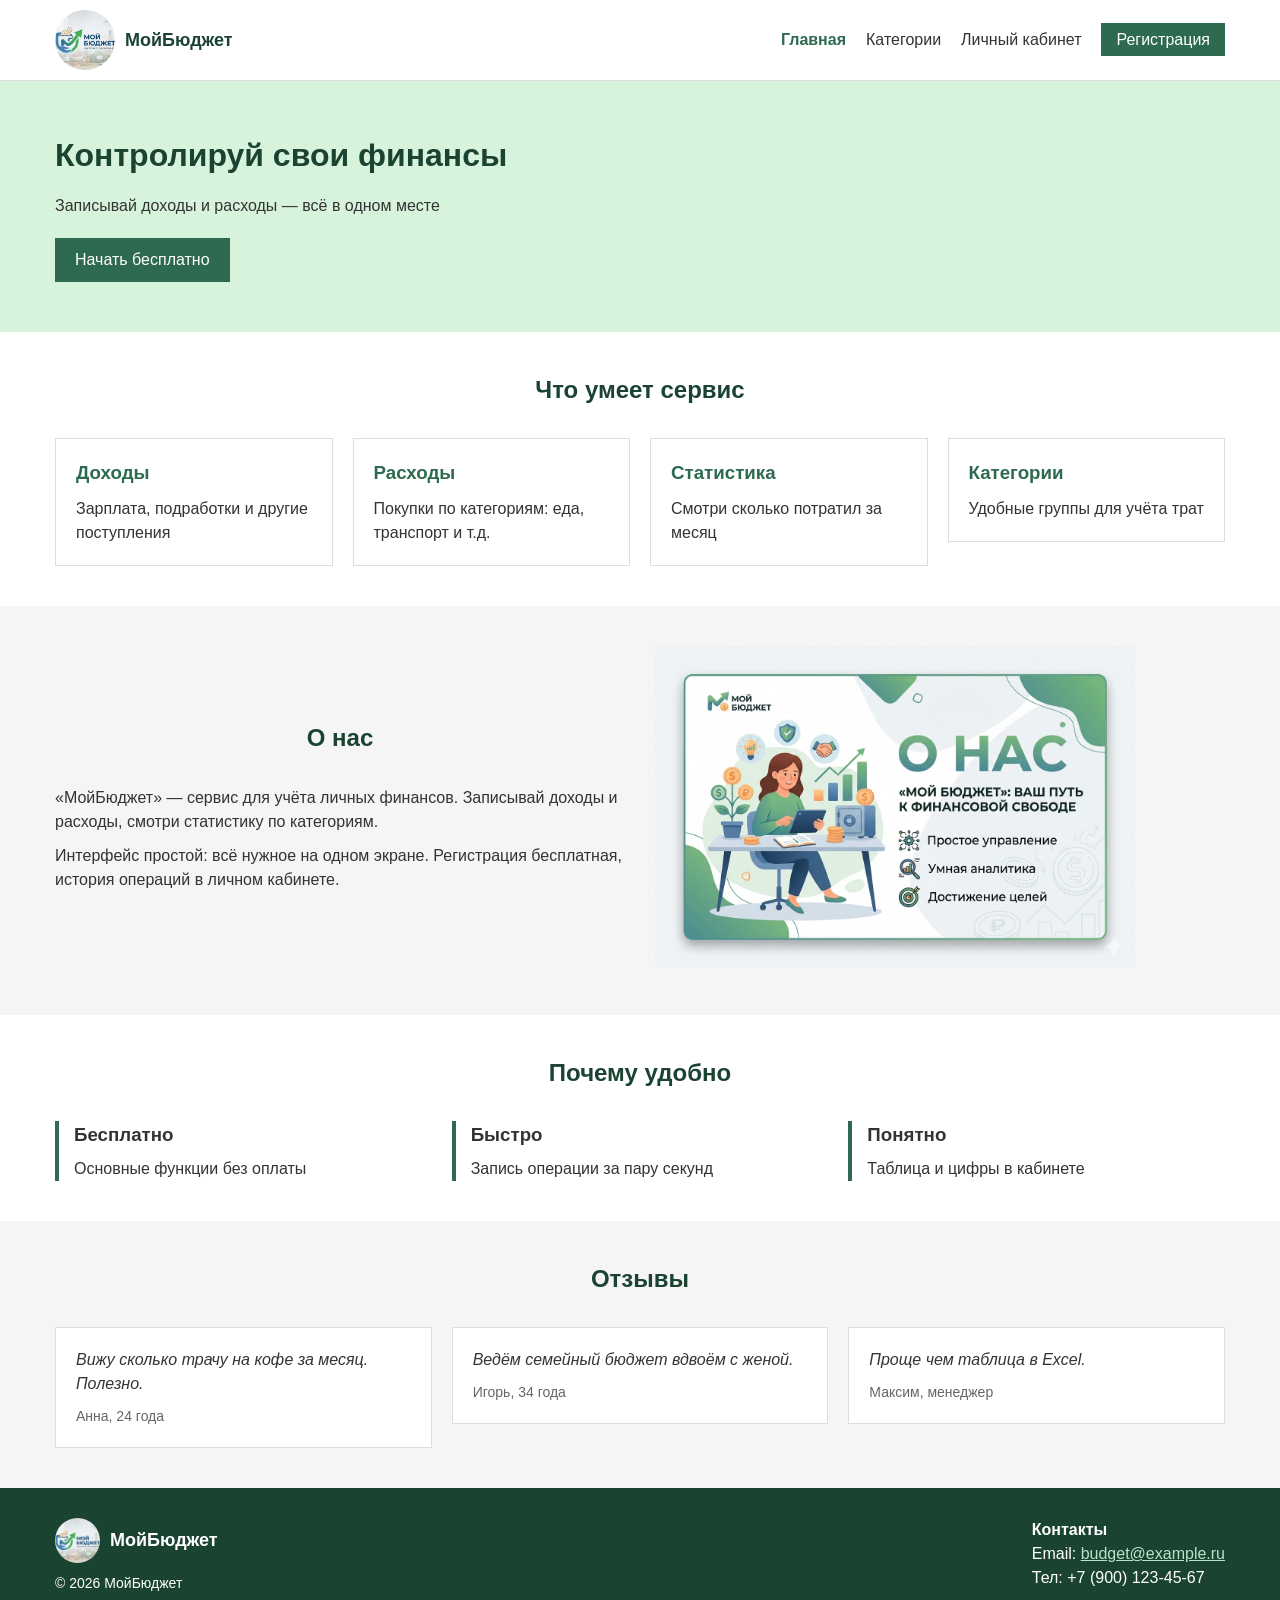
<file: index.html>
<!DOCTYPE html>
<html lang="ru">
<head>
  <meta charset="UTF-8">
  <meta name="viewport" content="width=device-width, initial-scale=1.0">
  <title>МойБюджет — учёт доходов и расходов</title>
  <link rel="stylesheet" href="css/style.css">
</head>
<body class="page page--index">

  <header class="header">
    <div class="header__inner container">
      <a href="index.html" class="header__logo logo">
        <img src="images/cat-logo.jpg" alt="МойБюджет" class="logo__img">
        <span class="logo__text">МойБюджет</span>
      </a>

      <button class="header__burger burger" type="button" id="burger">
        <span class="burger__line"></span>
        <span class="burger__line"></span>
        <span class="burger__line"></span>
      </button>

      <nav class="header__nav nav">
        <ul class="nav__list">
          <li class="nav__item"><a href="index.html" class="nav__link nav__link--active">Главная</a></li>
          <li class="nav__item"><a href="products.html" class="nav__link">Категории</a></li>
          <li class="nav__item"><a href="account.html" class="nav__link">Личный кабинет</a></li>
          <li class="nav__item"><a href="registration.html" class="nav__link nav__link--btn">Регистрация</a></li>
        </ul>
      </nav>
    </div>
  </header>

  <main class="main">

    <section class="baner">
      <div class="container baner__blok">
        <h1 class="baner__zagolovok">Контролируй свои финансы</h1>
        <p class="baner__tekst">Записывай доходы и расходы — всё в одном месте</p>
        <a href="registration.html" class="baner__ssylka btn btn--primary">Начать бесплатно</a>
      </div>
    </section>

    <section class="features section">
      <div class="container">
        <h2 class="section__title">Что умеет сервис</h2>
        <ul class="features__list">
          <li class="features__item feature-card">
            <h3 class="feature-card__title">Доходы</h3>
            <p class="feature-card__text">Зарплата, подработки и другие поступления</p>
          </li>
          <li class="features__item feature-card">
            <h3 class="feature-card__title">Расходы</h3>
            <p class="feature-card__text">Покупки по категориям: еда, транспорт и т.д.</p>
          </li>
          <li class="features__item feature-card">
            <h3 class="feature-card__title">Статистика</h3>
            <p class="feature-card__text">Смотри сколько потратил за месяц</p>
          </li>
          <li class="features__item feature-card">
            <h3 class="feature-card__title">Категории</h3>
            <p class="feature-card__text">Удобные группы для учёта трат</p>
          </li>
        </ul>
      </div>
    </section>

    <section class="about section section--gray">
      <div class="container about__inner">
        <div class="about__text">
          <h2 class="section__title">О нас</h2>
          <p>«МойБюджет» — сервис для учёта личных финансов. Записывай доходы и расходы, смотри статистику по категориям.</p>
          <p>Интерфейс простой: всё нужное на одном экране. Регистрация бесплатная, история операций в личном кабинете.</p>
        </div>
        <div class="about__img">
          <img src="images/about.jpg" alt="Учёт бюджета" width="480" height="320">
        </div>
      </div>
    </section>

    <section class="preimu section">
      <div class="container">
        <h2 class="section__title">Почему удобно</h2>
        <ul class="preimu__spisok">
          <li class="preimu__element">
            <h3 class="preimu__nazvanie">Бесплатно</h3>
            <p class="preimu__tekst">Основные функции без оплаты</p>
          </li>
          <li class="preimu__element">
            <h3 class="preimu__nazvanie">Быстро</h3>
            <p class="preimu__tekst">Запись операции за пару секунд</p>
          </li>
          <li class="preimu__element">
            <h3 class="preimu__nazvanie">Понятно</h3>
            <p class="preimu__tekst">Таблица и цифры в кабинете</p>
          </li>
        </ul>
      </div>
    </section>

    <section class="reviews section section--gray">
      <div class="container">
        <h2 class="section__title">Отзывы</h2>
        <ul class="reviews__list">
          <li class="reviews__item review">
            <p class="review__text">Вижу сколько трачу на кофе за месяц. Полезно.</p>
            <p class="review__author">Анна, 24 года</p>
          </li>
          <li class="reviews__item review">
            <p class="review__text">Ведём семейный бюджет вдвоём с женой.</p>
            <p class="review__author">Игорь, 34 года</p>
          </li>
          <li class="reviews__item review">
            <p class="review__text">Проще чем таблица в Excel.</p>
            <p class="review__author">Максим, менеджер</p>
          </li>
        </ul>
      </div>
    </section>

  </main>

  <footer class="footer">
    <div class="footer__inner container">
      <div class="footer__col">
        <a href="index.html" class="footer__logo logo">
          <img src="images/cat-logo.jpg" alt="МойБюджет" class="logo__img logo__img--footer">
          <span class="logo__text">МойБюджет</span>
        </a>
        <p class="footer__copy">© 2026 МойБюджет</p>
      </div>
      <div class="footer__col">
        <h4 class="footer__title">Контакты</h4>
        <p>Email: <a href="mailto:budget@example.ru" class="footer__link">budget@example.ru</a></p>
        <p>Тел: +7 (900) 123-45-67</p>
      </div>
    </div>
  </footer>

  <script src="js/main.js"></script>
</body>
</html>
</file>
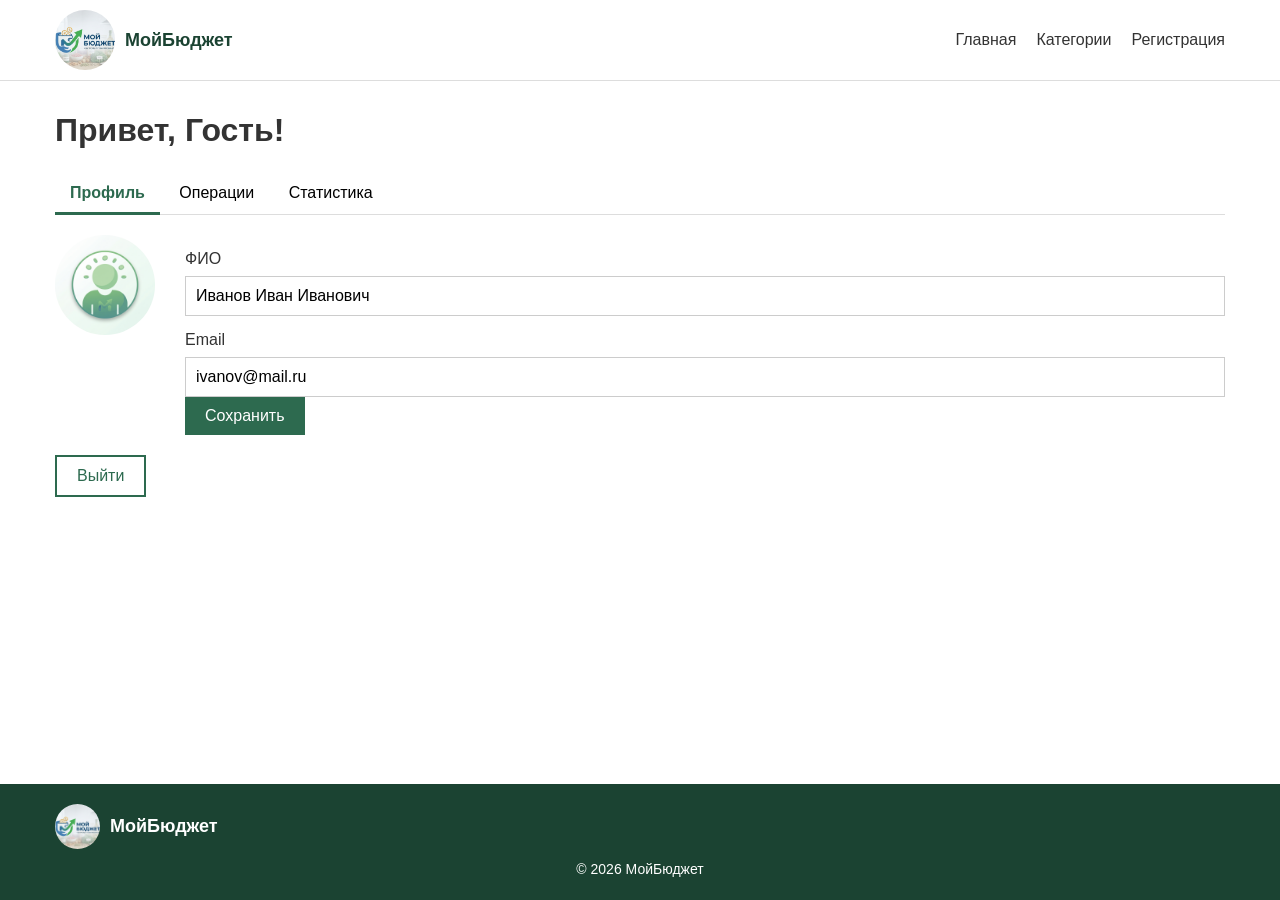
<file: account.html>
<!DOCTYPE html>
<html lang="ru">
<head>
  <meta charset="UTF-8">
  <meta name="viewport" content="width=device-width, initial-scale=1.0">
  <title>Личный кабинет — МойБюджет</title>
  <link rel="stylesheet" href="css/style.css">
</head>
<body class="page page--account">

  <header class="header">
    <div class="header__inner container">
      <a href="index.html" class="header__logo logo">
        <img src="images/cat-logo.jpg" alt="МойБюджет" class="logo__img">
        <span class="logo__text">МойБюджет</span>
      </a>
      <button class="header__burger burger" type="button" id="burger">
        <span class="burger__line"></span>
        <span class="burger__line"></span>
        <span class="burger__line"></span>
      </button>
      <nav class="header__nav nav">
        <ul class="nav__list">
          <li class="nav__item"><a href="index.html" class="nav__link">Главная</a></li>
          <li class="nav__item"><a href="products.html" class="nav__link">Категории</a></li>
          <li class="nav__item"><a href="registration.html" class="nav__link">Регистрация</a></li>
        </ul>
      </nav>
    </div>
  </header>

  <main class="main">
    <div class="container account">
      <h1 class="account__welcome">Привет, <span id="user-name">Гость</span>!</h1>

      <div class="account__tabs tabs">
        <button type="button" class="tabs__btn tabs__btn--active" data-tab="profile">Профиль</button>
        <button type="button" class="tabs__btn" data-tab="history">Операции</button>
        <button type="button" class="tabs__btn" data-tab="stats">Статистика</button>
      </div>

      <section class="tabs__panel tabs__panel--active" id="tab-profile">
        <div class="account__profile profile">
          <img src="images/avatar-default.jpg" alt="Аватар" class="profile__avatar" id="avatar-img" width="100" height="100">
          <form class="profile__form form" id="profile-form">
            <label class="form__label">ФИО</label>
            <input class="form__input" type="text" id="fio" value="Иванов Иван Иванович">
            <label class="form__label">Email</label>
            <input class="form__input" type="email" id="profile-email" value="ivanov@mail.ru">
            <button type="submit" class="btn btn--primary">Сохранить</button>
          </form>
        </div>
      </section>

      <section class="tabs__panel" id="tab-history" hidden>
        <form class="form form--operation" id="operation-form">
          <h3>Новая операция</h3>
          <label class="form__label">Тип</label>
          <select class="form__input" id="op-type">
            <option value="income">Доход</option>
            <option value="expense">Расход</option>
          </select>
          <label class="form__label">Категория</label>
          <input class="form__input" type="text" id="op-category">
          <label class="form__label">Сумма</label>
          <input class="form__input" type="number" id="op-sum" min="1">
          <button type="submit" class="btn btn--primary">Добавить</button>
        </form>

        <table class="account__table operations-table">
          <thead>
            <tr>
              <th>Дата</th>
              <th>Тип</th>
              <th>Категория</th>
              <th>Сумма</th>
            </tr>
          </thead>
          <tbody id="operations-body">
            <tr>
              <td>18.05.2026</td>
              <td class="operations-table__income">Доход</td>
              <td>Зарплата</td>
              <td>45000 руб.</td>
            </tr>
            <tr>
              <td>17.05.2026</td>
              <td class="operations-table__expense">Расход</td>
              <td>Продукты</td>
              <td>2340 руб.</td>
            </tr>
          </tbody>
        </table>
      </section>

      <section class="tabs__panel" id="tab-stats" hidden>
        <ul class="stats">
          <li class="stats__item">Доходы за месяц: <strong>45 000 руб.</strong></li>
          <li class="stats__item">Расходы за месяц: <strong>12 450 руб.</strong></li>
          <li class="stats__item">Остаток: <strong>32 550 руб.</strong></li>
        </ul>
      </section>

      <button type="button" class="btn btn--outline account__logout" id="btn-logout">Выйти</button>
    </div>
  </main>

  <footer class="footer footer--mini">
    <div class="container footer--mini__inner">
      <a href="index.html" class="footer__logo logo">
        <img src="images/cat-logo.jpg" alt="" class="logo__img logo__img--footer">
        <span class="logo__text">МойБюджет</span>
      </a>
      <p class="footer__copy">© 2026 МойБюджет</p>
    </div>
  </footer>

  <script src="js/main.js"></script>
  <script src="js/account.js"></script>
</body>
</html>
</file>
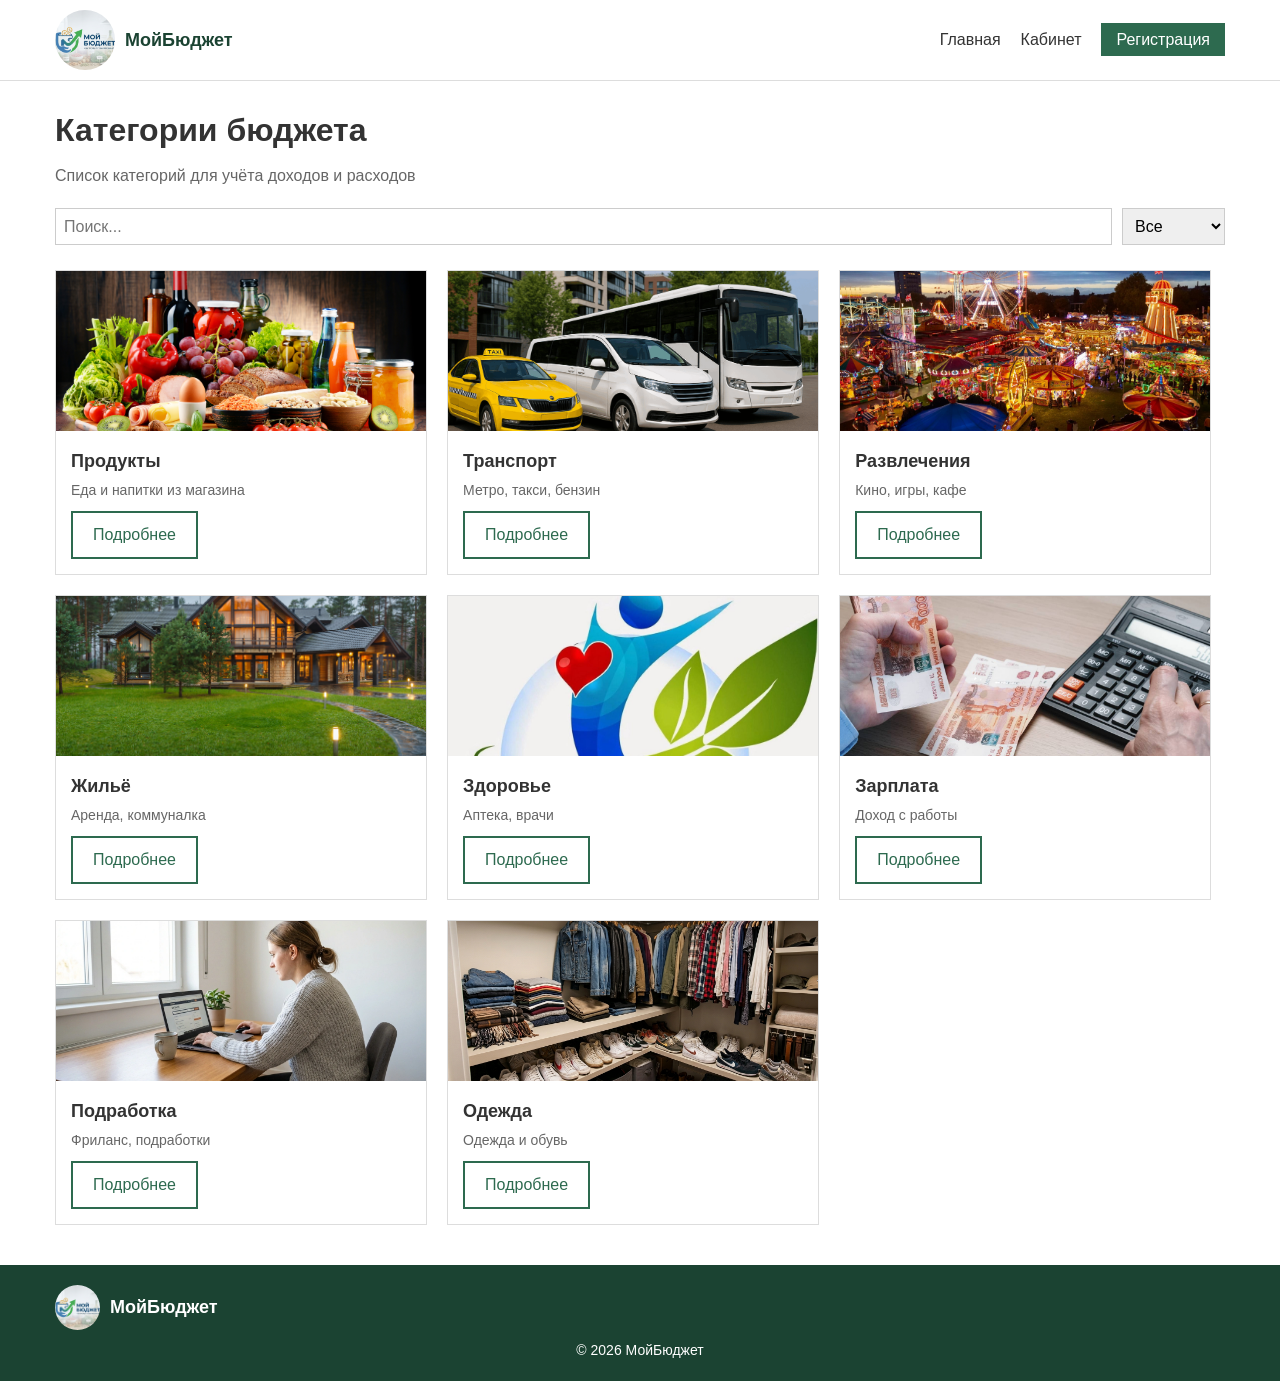
<file: products.html>
<!DOCTYPE html>
<html lang="ru">
<head>
  <meta charset="UTF-8">
  <meta name="viewport" content="width=device-width, initial-scale=1.0">
  <title>Категории — МойБюджет</title>
  <link rel="stylesheet" href="css/style.css">
</head>
<body class="page page--products">

  <header class="header">
    <div class="header__inner container">
      <a href="index.html" class="header__logo logo">
        <img src="images/cat-logo.jpg" alt="МойБюджет" class="logo__img">
        <span class="logo__text">МойБюджет</span>
      </a>
      <button class="header__burger burger" type="button" id="burger">
        <span class="burger__line"></span>
        <span class="burger__line"></span>
        <span class="burger__line"></span>
      </button>
      <nav class="header__nav nav">
        <ul class="nav__list">
          <li class="nav__item"><a href="index.html" class="nav__link">Главная</a></li>
          <li class="nav__item"><a href="account.html" class="nav__link">Кабинет</a></li>
          <li class="nav__item"><a href="registration.html" class="nav__link nav__link--btn">Регистрация</a></li>
        </ul>
      </nav>
    </div>
  </header>

  <main class="main">
    <div class="container">
      <h1 class="page-title">Категории бюджета</h1>
      <p class="page-desc">Список категорий для учёта доходов и расходов</p>

      <div class="catalog__filter filter">
        <input type="text" id="search-categories" class="filter__search" placeholder="Поиск...">
        <select id="filter-type" class="filter__select">
          <option value="all">Все</option>
          <option value="expense">Расходы</option>
          <option value="income">Доходы</option>
        </select>
      </div>

      <ul class="catalog__list" id="categories-grid">
        <li class="catalog__item product-card" data-type="expense" data-name="продукты">
          <img class="product-card__img" src="images/cat-food.jpg" alt="Продукты">
          <h2 class="product-card__title">Продукты</h2>
          <p class="product-card__desc">Еда и напитки из магазина</p>
          <a href="account.html" class="product-card__link btn btn--outline">Подробнее</a>
        </li>
        <li class="catalog__item product-card" data-type="expense" data-name="транспорт">
          <img class="product-card__img" src="images/cat-transport.jpg" alt="Транспорт">
          <h2 class="product-card__title">Транспорт</h2>
          <p class="product-card__desc">Метро, такси, бензин</p>
          <a href="account.html" class="product-card__link btn btn--outline">Подробнее</a>
        </li>
        <li class="catalog__item product-card" data-type="expense" data-name="развлечения">
          <img class="product-card__img" src="images/cat-fun.jpg" alt="Развлечения">
          <h2 class="product-card__title">Развлечения</h2>
          <p class="product-card__desc">Кино, игры, кафе</p>
          <a href="account.html" class="product-card__link btn btn--outline">Подробнее</a>
        </li>
        <li class="catalog__item product-card" data-type="expense" data-name="жильё">
          <img class="product-card__img" src="images/cat-home.jpg" alt="Жильё">
          <h2 class="product-card__title">Жильё</h2>
          <p class="product-card__desc">Аренда, коммуналка</p>
          <a href="account.html" class="product-card__link btn btn--outline">Подробнее</a>
        </li>
        <li class="catalog__item product-card" data-type="expense" data-name="здоровье">
          <img class="product-card__img" src="images/cat-health.jpg" alt="Здоровье">
          <h2 class="product-card__title">Здоровье</h2>
          <p class="product-card__desc">Аптека, врачи</p>
          <a href="account.html" class="product-card__link btn btn--outline">Подробнее</a>
        </li>
        <li class="catalog__item product-card" data-type="income" data-name="зарплата">
          <img class="product-card__img" src="images/cat-salary.jpg" alt="Зарплата">
          <h2 class="product-card__title">Зарплата</h2>
          <p class="product-card__desc">Доход с работы</p>
          <a href="account.html" class="product-card__link btn btn--outline">Подробнее</a>
        </li>
        <li class="catalog__item product-card" data-type="income" data-name="подработка">
          <img class="product-card__img" src="images/cat-extra.jpg" alt="Подработка">
          <h2 class="product-card__title">Подработка</h2>
          <p class="product-card__desc">Фриланс, подработки</p>
          <a href="account.html" class="product-card__link btn btn--outline">Подробнее</a>
        </li>
        <li class="catalog__item product-card" data-type="expense" data-name="одежда">
          <img class="product-card__img" src="images/cat-clothes.jpg" alt="Одежда">
          <h2 class="product-card__title">Одежда</h2>
          <p class="product-card__desc">Одежда и обувь</p>
          <a href="account.html" class="product-card__link btn btn--outline">Подробнее</a>
        </li>
      </ul>
    </div>
  </main>

  <footer class="footer footer--mini">
    <div class="container footer--mini__inner">
      <a href="index.html" class="footer__logo logo">
        <img src="images/cat-logo.jpg" alt="" class="logo__img logo__img--footer">
        <span class="logo__text">МойБюджет</span>
      </a>
      <p class="footer__copy">© 2026 МойБюджет</p>
    </div>
  </footer>

  <script src="js/main.js"></script>
  <script src="js/products.js"></script>
</body>
</html>
</file>
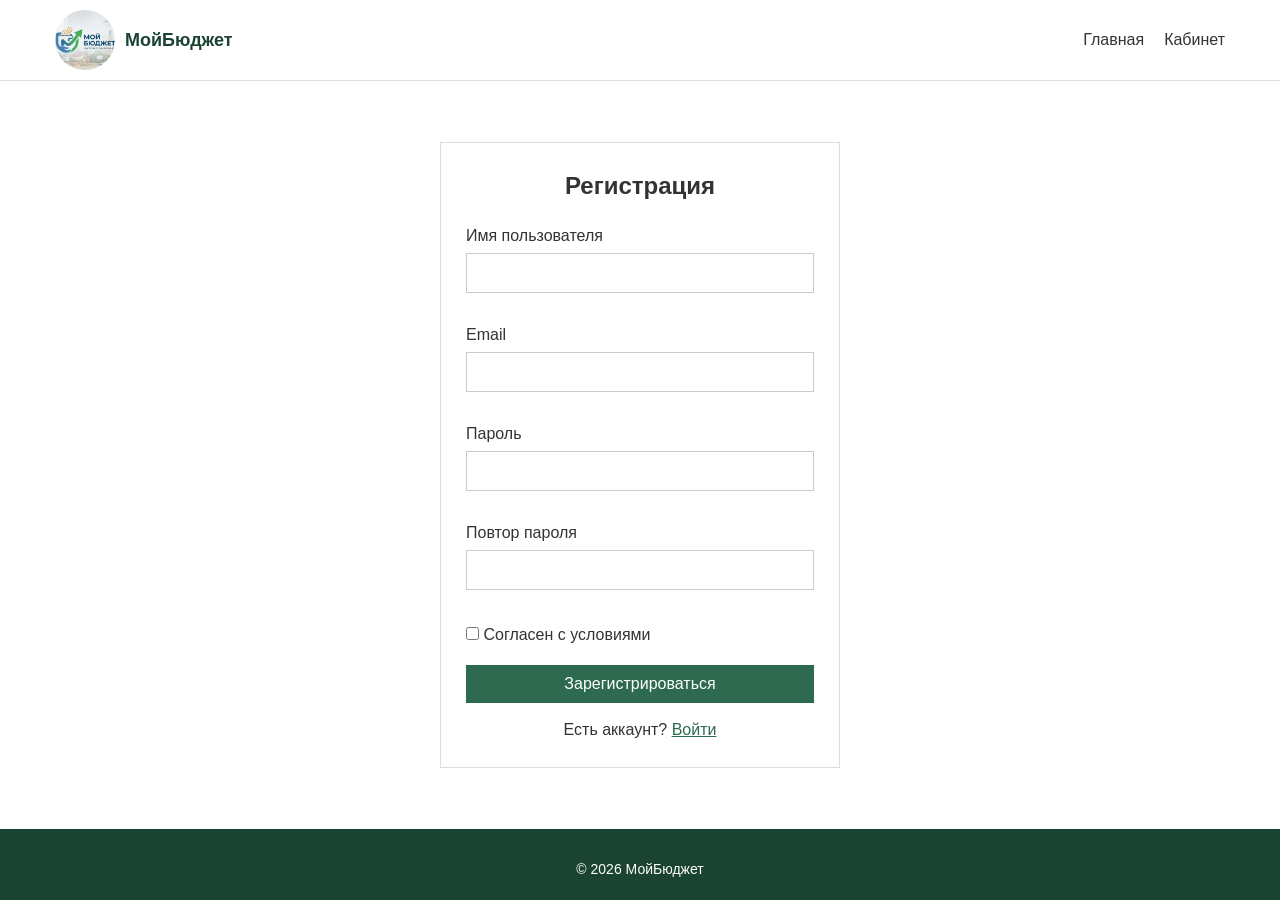
<file: registration.html>
<!DOCTYPE html>
<html lang="ru">
<head>
  <meta charset="UTF-8">
  <meta name="viewport" content="width=device-width, initial-scale=1.0">
  <title>Регистрация — МойБюджет</title>
  <link rel="stylesheet" href="css/style.css">
</head>
<body class="page page--registration">

  <header class="header">
    <div class="header__inner container">
      <a href="index.html" class="header__logo logo">
        <img src="images/cat-logo.jpg" alt="МойБюджет" class="logo__img">
        <span class="logo__text">МойБюджет</span>
      </a>
      <button class="header__burger burger" type="button" id="burger">
        <span class="burger__line"></span>
        <span class="burger__line"></span>
        <span class="burger__line"></span>
      </button>
      <nav class="header__nav nav">
        <ul class="nav__list">
          <li class="nav__item"><a href="index.html" class="nav__link">Главная</a></li>
          <li class="nav__item"><a href="account.html" class="nav__link">Кабинет</a></li>
        </ul>
      </nav>
    </div>
  </header>

  <main class="main main--center">
    <section class="auth">
      <div class="auth__box">
        <h1 class="auth__title">Регистрация</h1>

        <form class="auth__form form" id="reg-form">
          <label class="form__label" for="username">Имя пользователя</label>
          <input class="form__input" type="text" id="username">
          <span class="form__error" id="err-username"></span>

          <label class="form__label" for="email">Email</label>
          <input class="form__input" type="email" id="email">
          <span class="form__error" id="err-email"></span>

          <label class="form__label" for="password">Пароль</label>
          <input class="form__input" type="password" id="password">
          <span class="form__error" id="err-password"></span>

          <label class="form__label" for="password2">Повтор пароля</label>
          <input class="form__input" type="password" id="password2">
          <span class="form__error" id="err-password2"></span>

          <label class="form__checkbox">
            <input type="checkbox" id="agree">
            Согласен с условиями
          </label>
          <span class="form__error" id="err-agree"></span>

          <button type="submit" class="btn btn--primary btn--block">Зарегистрироваться</button>
        </form>

        <p class="auth__footer">Есть аккаунт? <a href="account.html">Войти</a></p>
      </div>
    </section>
  </main>

  <footer class="footer footer--mini">
    <div class="container footer--mini__inner">
      <p class="footer__copy">© 2026 МойБюджет</p>
    </div>
  </footer>

  <script src="js/main.js"></script>
  <script src="js/registration.js"></script>
</body>
</html>
</file>
<file: css/style.css>
/* стили сайта МойБюджет */

* {
  margin: 0;
  padding: 0;
  box-sizing: border-box;
}

body {
  font-family: Arial, sans-serif;
  font-size: 16px;
  color: #333;
  line-height: 1.5;
  min-height: 100vh;
  display: flex;
  flex-direction: column;
}

a {
  color: #2d6a4f;
}

img {
  max-width: 100%;
  height: auto;
}

.container {
  width: 1200px;
  max-width: 100%;
  margin: 0 auto;
  padding: 0 15px;
}

.main {
  flex: 1;
}

/* header */
.header {
  background: #fff;
  border-bottom: 1px solid #ddd;
  position: relative;
}

.header__inner {
  display: flex;
  align-items: center;
  justify-content: space-between;
  padding: 10px 15px;
  min-height: 80px;
}

.logo {
  display: flex;
  align-items: center;
  gap: 10px;
  text-decoration: none;
  color: #1b4332;
  font-weight: bold;
  font-size: 18px;
}

.logo__img {
  width: 60px;
  height: 60px;
  border-radius: 50%;
  object-fit: cover;
}

.logo__img--footer {
  width: 45px;
  height: 45px;
}

.header__burger {
  display: none;
}

.burger {
  flex-direction: column;
  gap: 5px;
  background: none;
  border: none;
  cursor: pointer;
  padding: 5px;
}

.burger__line {
  display: block;
  width: 25px;
  height: 3px;
  background: #333;
}

.nav__list {
  list-style: none;
  display: flex;
  gap: 20px;
}

.nav__link {
  text-decoration: none;
  color: #333;
}

.nav__link--active {
  color: #2d6a4f;
  font-weight: bold;
}

.nav__link--btn {
  background: #2d6a4f;
  color: #fff;
  padding: 8px 15px;
}

/* кнопки */
.btn {
  display: inline-block;
  padding: 10px 20px;
  background: #2d6a4f;
  color: #fff;
  text-decoration: none;
  border: none;
  cursor: pointer;
  font-size: 16px;
}

.btn--primary {
  background: #2d6a4f;
  color: #fff;
}

.btn--outline {
  background: #fff;
  color: #2d6a4f;
  border: 2px solid #2d6a4f;
}

.btn--block {
  width: 100%;
}

/* баннер */
.baner {
  background: #d8f3dc;
  padding: 50px 0;
}

.baner__zagolovok {
  font-size: 32px;
  color: #1b4332;
  margin-bottom: 15px;
}

.baner__tekst {
  margin-bottom: 20px;
}

/* секции */
.section {
  padding: 40px 0;
}

.section--gray {
  background: #f5f5f5;
}

.section__title {
  text-align: center;
  margin-bottom: 30px;
  color: #1b4332;
}

/* features */
.features__list {
  list-style: none;
  display: flex;
  flex-wrap: wrap;
  gap: 20px;
}

.features__item {
  flex: 1;
  min-width: 200px;
}

.feature-card {
  background: #fff;
  border: 1px solid #ddd;
  padding: 20px;
  height: 100%;
}

.feature-card__title {
  margin-bottom: 10px;
  color: #2d6a4f;
}

/* about */
.about__inner {
  display: flex;
  gap: 30px;
  align-items: center;
}

.about__text {
  flex: 1;
}

.about__text p {
  margin-bottom: 10px;
}

.about__img {
  flex: 1;
}

/* преимущества */
.preimu__spisok {
  list-style: none;
  display: flex;
  gap: 20px;
}

.preimu__element {
  flex: 1;
  border-left: 4px solid #2d6a4f;
  padding-left: 15px;
}

.preimu__nazvanie {
  margin-bottom: 8px;
}

/* reviews */
.reviews__list {
  list-style: none;
  display: flex;
  gap: 20px;
}

.reviews__item {
  flex: 1;
}

.review {
  background: #fff;
  border: 1px solid #ddd;
  padding: 20px;
  height: 100%;
}

.review__text {
  margin-bottom: 10px;
  font-style: italic;
}

.review__author {
  color: #666;
  font-size: 14px;
}

/* footer */
.footer {
  background: #1b4332;
  color: #fff;
  padding: 30px 0;
  margin-top: auto;
}

.footer a {
  color: #b7e4c7;
}

.footer__inner {
  display: flex;
  justify-content: space-between;
  flex-wrap: wrap;
  gap: 20px;
}

.footer .logo {
  color: #fff;
}

.footer__copy {
  margin-top: 10px;
  font-size: 14px;
}

.footer--mini {
  padding: 20px 0;
}

.footer--mini__inner {
  text-align: center;
}

/* form */
.form__label {
  display: block;
  margin-bottom: 5px;
  margin-top: 12px;
}

.form__input {
  width: 100%;
  padding: 10px;
  border: 1px solid #ccc;
  font-size: 16px;
}

.form__error {
  color: red;
  font-size: 13px;
  display: block;
  min-height: 18px;
}

.form__checkbox {
  display: block;
  margin-top: 15px;
}

/* регистрация */
.main--center {
  display: flex;
  align-items: center;
  justify-content: center;
}

.auth {
  width: 100%;
  padding: 30px 15px;
}

.auth__box {
  max-width: 400px;
  margin: 0 auto;
  background: #fff;
  border: 1px solid #ddd;
  padding: 25px;
}

.auth__title {
  text-align: center;
  margin-bottom: 20px;
}

.auth__footer {
  text-align: center;
  margin-top: 15px;
}

/* каталог */
.page-title {
  margin: 25px 0 10px;
}

.page-desc {
  color: #666;
  margin-bottom: 20px;
}

.filter {
  margin-bottom: 25px;
  display: flex;
  gap: 10px;
  flex-wrap: wrap;
}

.filter__search,
.filter__select {
  padding: 8px;
  border: 1px solid #ccc;
  font-size: 16px;
}

.filter__search {
  flex: 1;
  min-width: 150px;
}

.catalog__list {
  list-style: none;
  display: flex;
  flex-wrap: wrap;
  gap: 20px;
  margin-bottom: 40px;
}

.catalog__item {
  width: calc(33% - 14px);
}

.product-card {
  border: 1px solid #ddd;
  padding-bottom: 15px;
  list-style: none;
}

.product-card__img {
  width: 100%;
  height: 160px;
  object-fit: cover;
}

.product-card__title {
  padding: 10px 15px 5px;
  font-size: 18px;
}

.product-card__desc {
  padding: 0 15px 10px;
  font-size: 14px;
  color: #666;
}

.product-card__link {
  margin-left: 15px;
}

/* кабинет */
.account__welcome {
  margin: 25px 0 20px;
}

.tabs {
  margin-bottom: 20px;
  border-bottom: 1px solid #ddd;
}

.tabs__btn {
  padding: 10px 15px;
  background: none;
  border: none;
  border-bottom: 3px solid transparent;
  cursor: pointer;
  font-size: 16px;
  margin-bottom: -1px;
}

.tabs__btn--active {
  border-bottom-color: #2d6a4f;
  color: #2d6a4f;
  font-weight: bold;
}

.tabs__panel {
  margin-bottom: 20px;
}

.profile {
  display: flex;
  gap: 30px;
  flex-wrap: wrap;
}

.profile__avatar {
  width: 100px;
  height: 100px;
  border-radius: 50%;
  object-fit: cover;
}

.profile__form {
  flex: 1;
  min-width: 250px;
}

.form--operation {
  border: 1px solid #ddd;
  padding: 15px;
  margin-bottom: 20px;
  max-width: 400px;
}

.form--operation h3 {
  margin-bottom: 10px;
}

.operations-table {
  width: 100%;
  border-collapse: collapse;
  margin-bottom: 30px;
}

.operations-table th,
.operations-table td {
  border: 1px solid #ddd;
  padding: 10px;
  text-align: left;
}

.operations-table__income {
  color: green;
}

.operations-table__expense {
  color: red;
}

.stats {
  list-style: none;
  margin-bottom: 30px;
}

.stats__item {
  padding: 10px 0;
  border-bottom: 1px solid #eee;
}

.account__logout {
  margin-bottom: 40px;
}

/* 404 */
.error-page {
  text-align: center;
  padding: 50px 15px;
}

.error-page__code {
  font-size: 80px;
  color: #95d5b2;
  font-weight: bold;
}

.error-page__title {
  margin: 15px 0;
}

.error-page__text {
  margin-bottom: 20px;
  color: #666;
}

/* адаптив */
@media (max-width: 1024px) {
  .features__item {
    min-width: 45%;
  }

  .catalog__item {
    width: calc(50% - 10px);
  }

  .about__inner {
    flex-direction: column;
  }
}

@media (max-width: 768px) {
  .header__burger {
    display: flex;
  }

  .header__nav {
    display: none;
    position: absolute;
    top: 80px;
    left: 0;
    right: 0;
    background: #fff;
    border-bottom: 1px solid #ddd;
    padding: 15px;
  }

  .header--open .header__nav {
    display: block;
  }

  .nav__list {
    flex-direction: column;
    gap: 10px;
  }

  .features__list,
  .preimu__spisok,
  .reviews__list {
    flex-direction: column;
  }

  .catalog__item {
    width: 100%;
  }

  .filter {
    flex-direction: column;
  }

  .profile {
    flex-direction: column;
  }

  .footer__inner {
    flex-direction: column;
    text-align: center;
  }

  .baner__zagolovok {
    font-size: 24px;
  }

  .operations-table {
    font-size: 14px;
    display: block;
    overflow-x: auto;
  }
}

@media (min-width: 1920px) {
  .container {
    width: 1400px;
  }

  .baner__zagolovok {
    font-size: 40px;
  }
}
</file>
